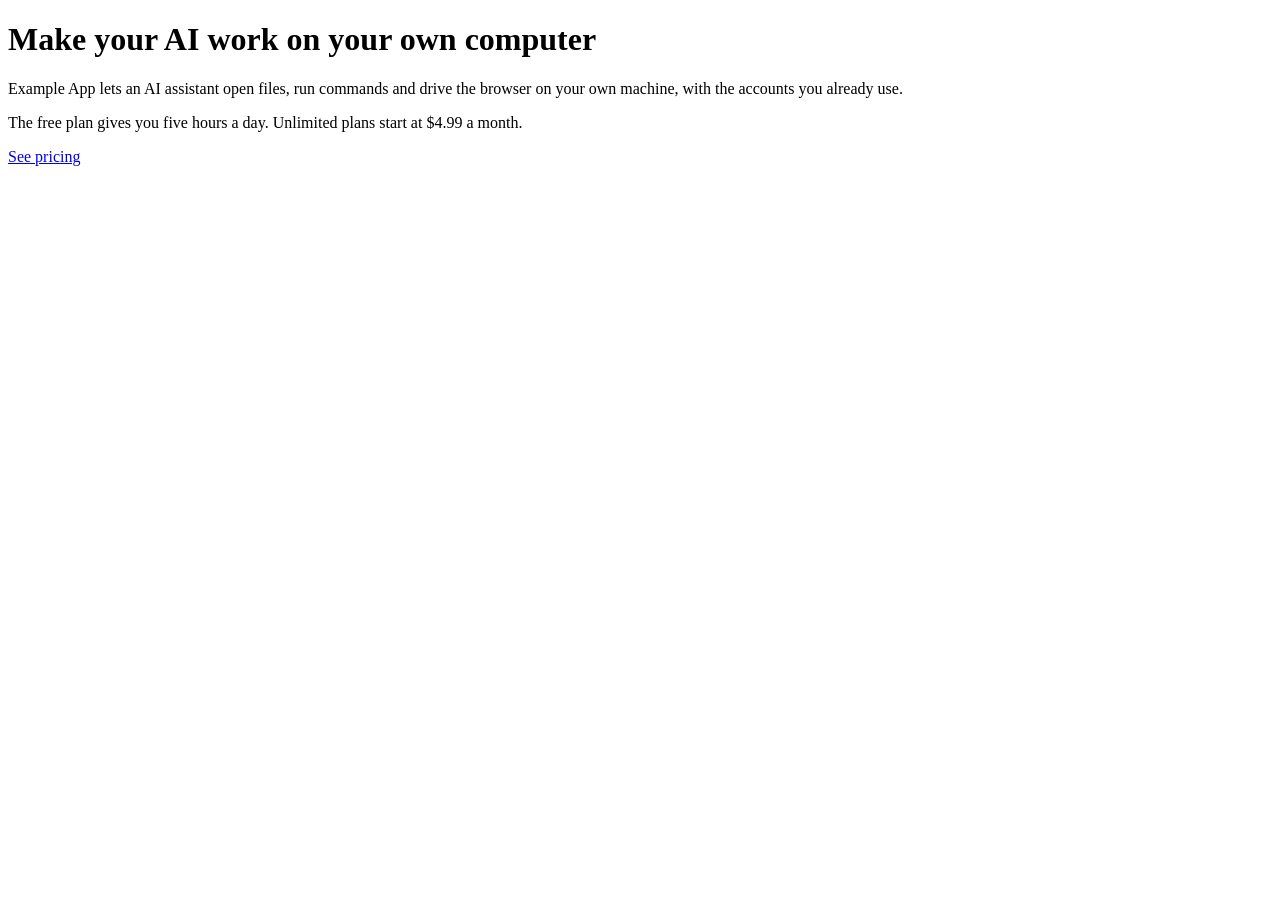
<file: skills/wr-geo/fixtures/bad/index.html>
<!doctype html>
<html lang="en">
<head>
<meta charset="utf-8">
<meta name="viewport" content="width=device-width, initial-scale=1">
<title>Example App &mdash; put your own computer in the AI's hands</title>
<meta name="description" content="Example App lets your AI use your own computer.">
<link rel="canonical" href="https://www.example.com/">
<link rel="alternate" hreflang="en" href="https://www.example.com/">
<link rel="alternate" hreflang="zh-CN" href="https://www.example.cn/">
<link rel="alternate" hreflang="x-default" href="https://www.example.com/">
<meta property="og:type" content="website">
<meta property="og:site_name" content="Example App">
<meta property="og:title" content="Example App &mdash; put your own computer in the AI's hands">
<meta property="og:description" content="Example App lets an AI assistant open files, run commands and drive the browser on your own computer, using the accounts you are already signed in to.">
<meta property="og:url" content="https://www.example.com/">
<meta property="og:image" content="https://www.example.com/og.png">
<meta name="twitter:card" content="summary_large_image">
<script type="application/ld+json">
{
  "@context": "https://schema.org",
  "@graph": [
    {
      "@type": "Organization",
      "name": "Example App",
      "alternateName": "示例",
      "url": "https://www.example.com",
      "logo": "https://www.example.com/og.png",
      "email": "hello@example.com"
    },
    {
      "@type": "WebSite",
      "name": "Example App",
      "url": "https://www.example.com",
      "inLanguage": "en"
    },
    {
      "@type": "SoftwareApplication",
      "name": "Example App",
      "applicationCategory": "UtilitiesApplication",
      "operatingSystem": "Windows 10, Windows 11",
      "description": "An AI assistant that works on your own computer with the accounts you already use.",
      "aggregateRating": { "@type": "AggregateRating", "ratingValue": "4.9", "reviewCount": "12" },
      "offers": [
        { "@type": "Offer", "price": "0", "priceCurrency": "USD" },
        { "@type": "Offer", "price": "4.99", "priceCurrency": "USD" }
      ]
    }
  ]
}
</script>
</head>
<body>
<main>
<h1>Make your AI work on your own computer</h1>
<p>Example App lets an AI assistant open files, run commands and drive the browser on your own machine, with the accounts you already use.</p>
<p>The free plan gives you five hours a day. Unlimited plans start at $4.99 a month.</p>
<p><a href="/pricing">See pricing</a></p>
</main>
</body>
</html>
</file>
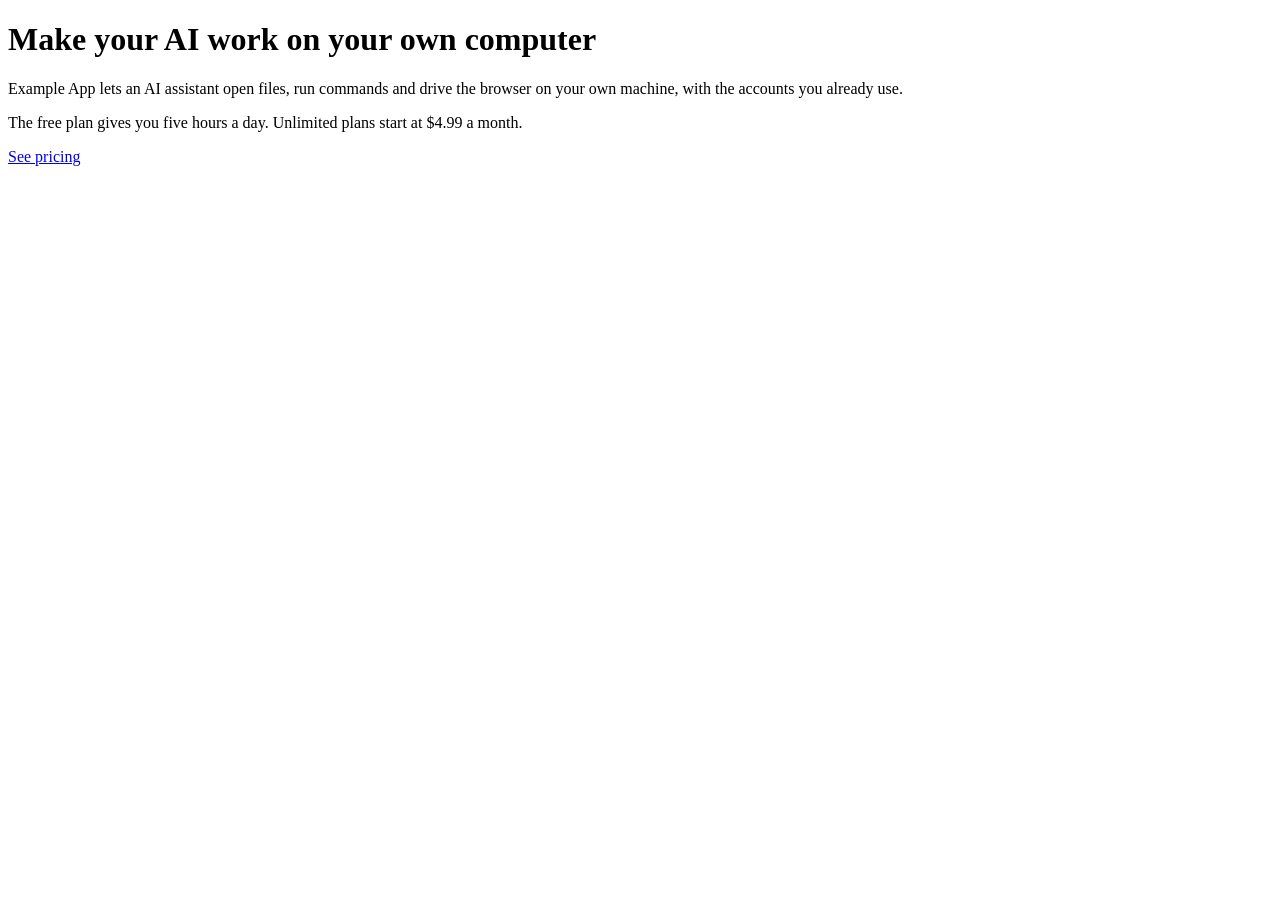
<file: skills/wr-geo/fixtures/good/index.html>
<!doctype html>
<html lang="en">
<head>
<meta charset="utf-8">
<meta name="viewport" content="width=device-width, initial-scale=1">
<title>Example App &mdash; put your own computer in the AI's hands</title>
<meta name="description" content="Example App lets an AI assistant open files, run commands and drive the browser on your own computer, using the accounts you are already signed in to.">
<link rel="canonical" href="https://www.example.com/">
<link rel="alternate" hreflang="en" href="https://www.example.com/">
<link rel="alternate" hreflang="zh-CN" href="https://www.example.cn/">
<link rel="alternate" hreflang="x-default" href="https://www.example.com/">
<meta property="og:type" content="website">
<meta property="og:site_name" content="Example App">
<meta property="og:title" content="Example App &mdash; put your own computer in the AI's hands">
<meta property="og:description" content="Example App lets an AI assistant open files, run commands and drive the browser on your own computer, using the accounts you are already signed in to.">
<meta property="og:url" content="https://www.example.com/">
<meta property="og:image" content="https://www.example.com/og.png">
<meta name="twitter:card" content="summary_large_image">
<script type="application/ld+json">
{
  "@context": "https://schema.org",
  "@graph": [
    {
      "@type": "Organization",
      "name": "Example App",
      "alternateName": "示例",
      "url": "https://www.example.com",
      "logo": "https://www.example.com/og.png",
      "email": "hello@example.com"
    },
    {
      "@type": "WebSite",
      "name": "Example App",
      "url": "https://www.example.com",
      "inLanguage": "en"
    },
    {
      "@type": "SoftwareApplication",
      "name": "Example App",
      "applicationCategory": "UtilitiesApplication",
      "operatingSystem": "Windows 10, Windows 11",
      "description": "An AI assistant that works on your own computer with the accounts you already use.",
      "offers": [
        { "@type": "Offer", "price": "0", "priceCurrency": "USD" },
        { "@type": "Offer", "price": "4.99", "priceCurrency": "USD" }
      ]
    }
  ]
}
</script>
</head>
<body>
<main>
<h1>Make your AI work on your own computer</h1>
<p>Example App lets an AI assistant open files, run commands and drive the browser on your own machine, with the accounts you already use.</p>
<p>The free plan gives you five hours a day. Unlimited plans start at $4.99 a month.</p>
<p><a href="/pricing">See pricing</a></p>
</main>
</body>
</html>
</file>
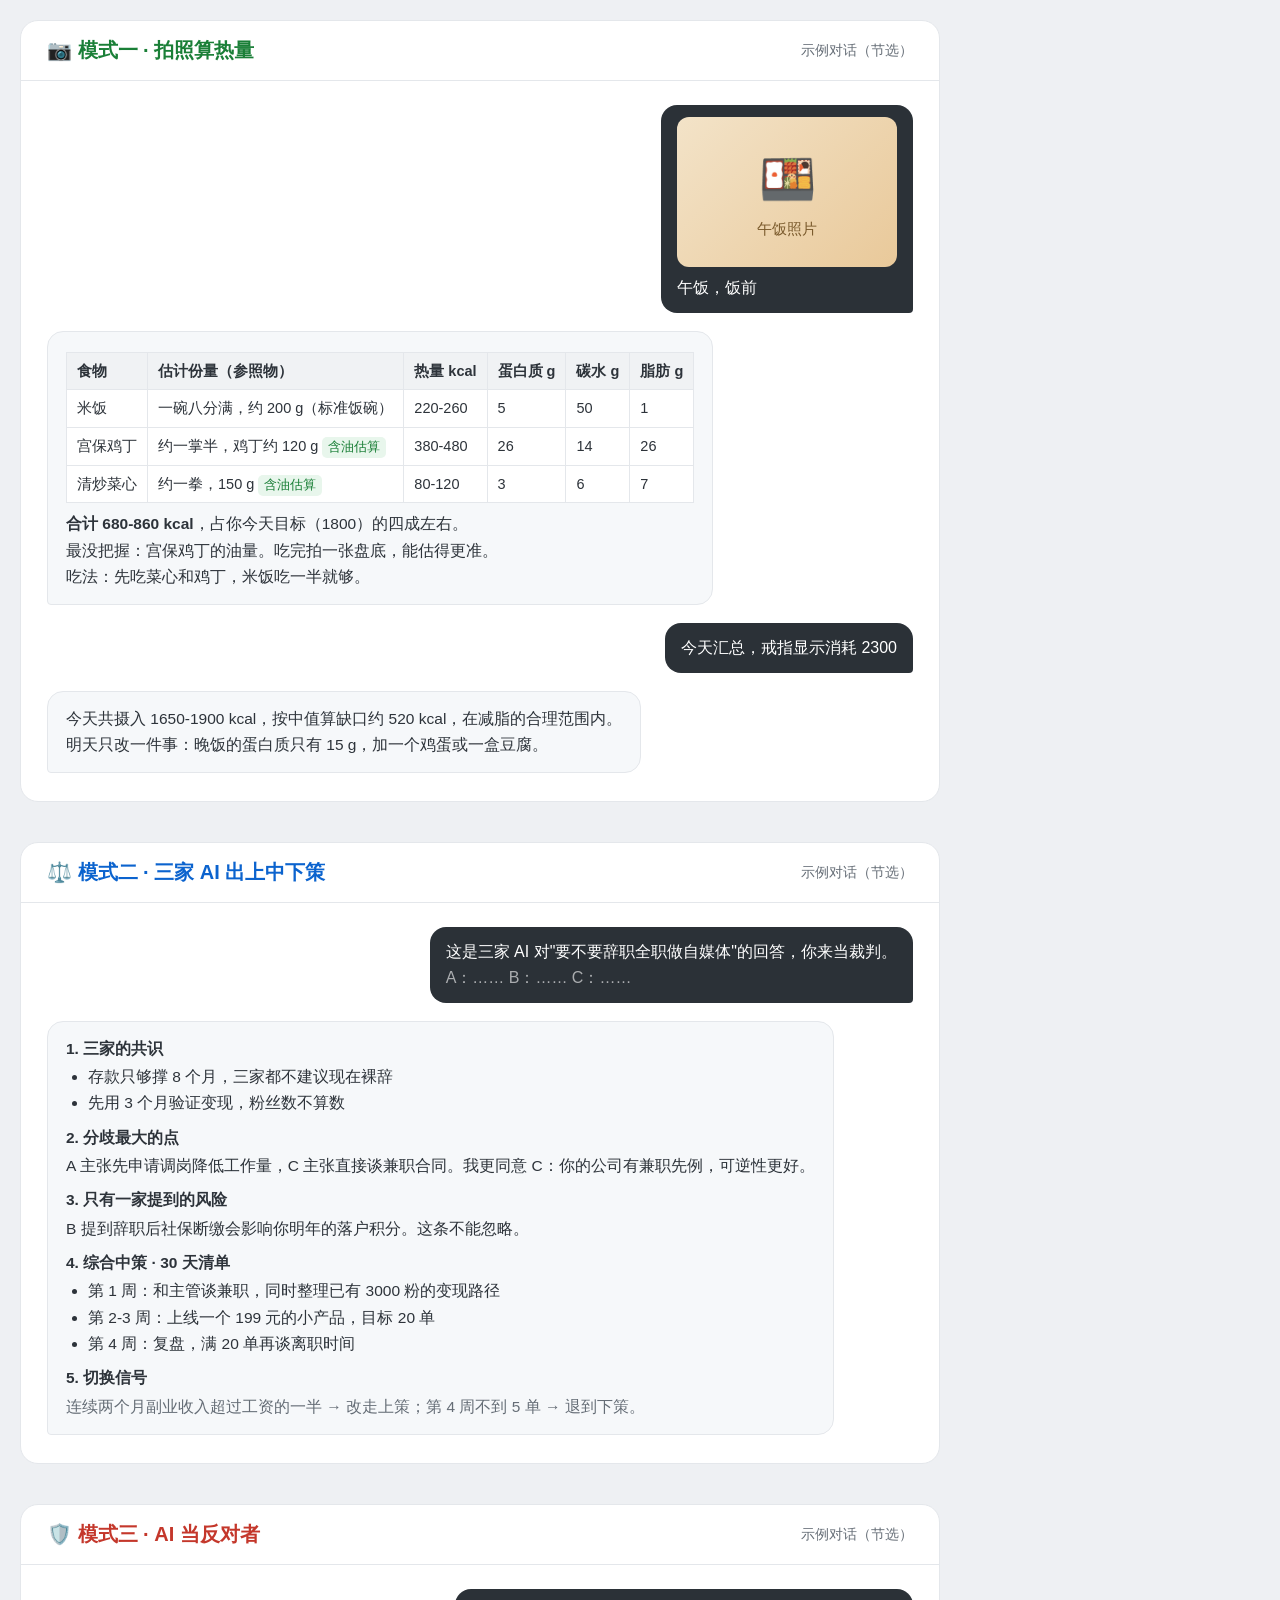
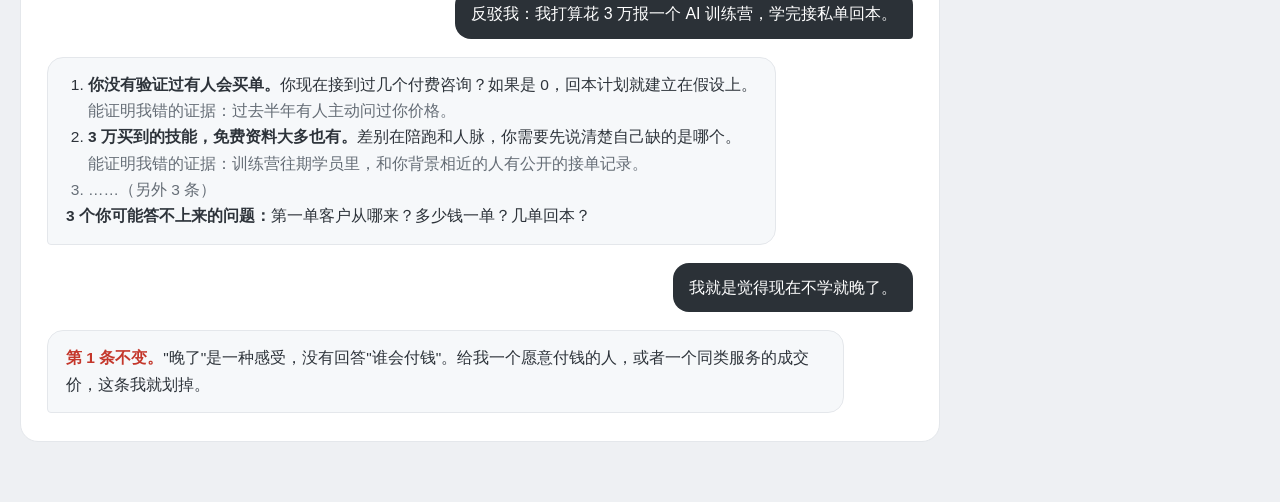
<file: docs/wr-sunkit/src/demos.html>
<!doctype html>
<html lang="zh-CN"><head><meta charset="utf-8"><link rel="stylesheet" href="base.css">
<style>
body { padding: 20px; background: #eef0f3; }
.demo { width: 920px; background: #fff; border: 1px solid var(--line); border-radius: 18px; margin-bottom: 40px; overflow: hidden; }
.bar { display: flex; justify-content: space-between; align-items: center; padding: 16px 26px; border-bottom: 1px solid var(--line); }
.bar b { font-size: 20px; }
.bar span { font-size: 14px; color: var(--muted); }
.g .bar b { color: var(--green); } .b .bar b { color: var(--blue); } .r .bar b { color: var(--red); }
.body { padding: 24px 26px 28px; display: flex; flex-direction: column; gap: 18px; }
.me { align-self: flex-end; max-width: 72%; background: #2b3137; color: #fff; border-radius: 16px 16px 4px 16px; padding: 12px 16px; font-size: 16px; line-height: 1.6; }
.ai { align-self: flex-start; max-width: 92%; background: var(--paper); border: 1px solid var(--line); border-radius: 16px 16px 16px 4px; padding: 14px 18px; font-size: 15.5px; line-height: 1.7; color: #2d333a; }
.ai h4 { font-size: 15.5px; margin: 8px 0 2px; }
.ai h4:first-child { margin-top: 0; }
.ai ol, .ai ul { padding-left: 22px; }
.ai .dim { color: var(--muted); }
.photo { width: 220px; height: 150px; border-radius: 12px; background: linear-gradient(135deg, #f3e3c8, #e9c99a); display: grid; place-items: center; font-size: 15px; color: #7a5a2c; margin-bottom: 8px; }
.photo div { text-align: center; } .photo div span { font-size: 46px; display: block; }
table { border-collapse: collapse; width: 100%; margin: 6px 0 8px; font-size: 14.5px; background: #fff; }
th, td { border: 1px solid var(--line); padding: 6px 10px; text-align: left; }
th { background: #f0f2f4; font-weight: 700; }
td.n { white-space: nowrap; }
.tag { display: inline-block; font-size: 12.5px; color: var(--green); background: var(--green-bg); border-radius: 5px; padding: 0 6px; margin-left: 4px; }
.x { color: #8c959f; text-decoration: line-through; }
.hold { color: var(--red); font-weight: 700; }
.ok { color: var(--green); font-weight: 700; }
</style></head><body>

<!-- 1 热量 -->
<div class="demo g" id="demo-calorie">
  <div class="bar"><b>📷 模式一 · 拍照算热量</b><span>示例对话（节选）</span></div>
  <div class="body">
    <div class="me"><div class="photo"><div><span>🍱</span>午饭照片</div></div>午饭，饭前</div>
    <div class="ai">
      <table>
        <tr><th>食物</th><th>估计份量（参照物）</th><th>热量 kcal</th><th>蛋白质 g</th><th>碳水 g</th><th>脂肪 g</th></tr>
        <tr><td>米饭</td><td>一碗八分满，约 200 g（标准饭碗）</td><td class="n">220-260</td><td>5</td><td>50</td><td>1</td></tr>
        <tr><td>宫保鸡丁</td><td>约一掌半，鸡丁约 120 g<span class="tag">含油估算</span></td><td class="n">380-480</td><td>26</td><td>14</td><td>26</td></tr>
        <tr><td>清炒菜心</td><td>约一拳，150 g<span class="tag">含油估算</span></td><td class="n">80-120</td><td>3</td><td>6</td><td>7</td></tr>
      </table>
      <b>合计 680-860 kcal</b>，占你今天目标（1800）的四成左右。<br>
      最没把握：宫保鸡丁的油量。吃完拍一张盘底，能估得更准。<br>
      吃法：先吃菜心和鸡丁，米饭吃一半就够。
    </div>
    <div class="me">今天汇总，戒指显示消耗 2300</div>
    <div class="ai">今天共摄入 1650-1900 kcal，按中值算缺口约 520 kcal，在减脂的合理范围内。<br>明天只改一件事：晚饭的蛋白质只有 15 g，加一个鸡蛋或一盒豆腐。</div>
  </div>
</div>

<!-- 2 三策 -->
<div class="demo b" id="demo-sance">
  <div class="bar"><b>⚖️ 模式二 · 三家 AI 出上中下策</b><span>示例对话（节选）</span></div>
  <div class="body">
    <div class="me">这是三家 AI 对"要不要辞职全职做自媒体"的回答，你来当裁判。<br><span style="opacity:.6">A：…… B：…… C：……</span></div>
    <div class="ai">
      <h4>1. 三家的共识</h4>
      <ul><li>存款只够撑 8 个月，三家都不建议现在裸辞</li><li>先用 3 个月验证变现，粉丝数不算数</li></ul>
      <h4>2. 分歧最大的点</h4>
      A 主张先申请调岗降低工作量，C 主张直接谈兼职合同。我更同意 C：你的公司有兼职先例，可逆性更好。
      <h4>3. 只有一家提到的风险</h4>
      B 提到辞职后社保断缴会影响你明年的落户积分。这条不能忽略。
      <h4>4. 综合中策 · 30 天清单</h4>
      <ul><li>第 1 周：和主管谈兼职，同时整理已有 3000 粉的变现路径</li><li>第 2-3 周：上线一个 199 元的小产品，目标 20 单</li><li>第 4 周：复盘，满 20 单再谈离职时间</li></ul>
      <h4>5. 切换信号</h4>
      <span class="dim">连续两个月副业收入超过工资的一半 → 改走上策；第 4 周不到 5 单 → 退到下策。</span>
    </div>
  </div>
</div>

<!-- 3 反对者 -->
<div class="demo r" id="demo-opp">
  <div class="bar"><b>🛡️ 模式三 · AI 当反对者</b><span>示例对话（节选）</span></div>
  <div class="body">
    <div class="me">反驳我：我打算花 3 万报一个 AI 训练营，学完接私单回本。</div>
    <div class="ai">
      <ol>
        <li><b>你没有验证过有人会买单。</b>你现在接到过几个付费咨询？如果是 0，回本计划就建立在假设上。<br><span class="dim">能证明我错的证据：过去半年有人主动问过你价格。</span></li>
        <li><b>3 万买到的技能，免费资料大多也有。</b>差别在陪跑和人脉，你需要先说清楚自己缺的是哪个。<br><span class="dim">能证明我错的证据：训练营往期学员里，和你背景相近的人有公开的接单记录。</span></li>
        <li class="dim">……（另外 3 条）</li>
      </ol>
      <b>3 个你可能答不上来的问题：</b>第一单客户从哪来？多少钱一单？几单回本？
    </div>
    <div class="me">我就是觉得现在不学就晚了。</div>
    <div class="ai"><span class="hold">第 1 条不变。</span>"晚了"是一种感受，没有回答"谁会付钱"。给我一个愿意付钱的人，或者一个同类服务的成交价，这条我就划掉。</div>
  </div>
</div>

</body></html>
</file>
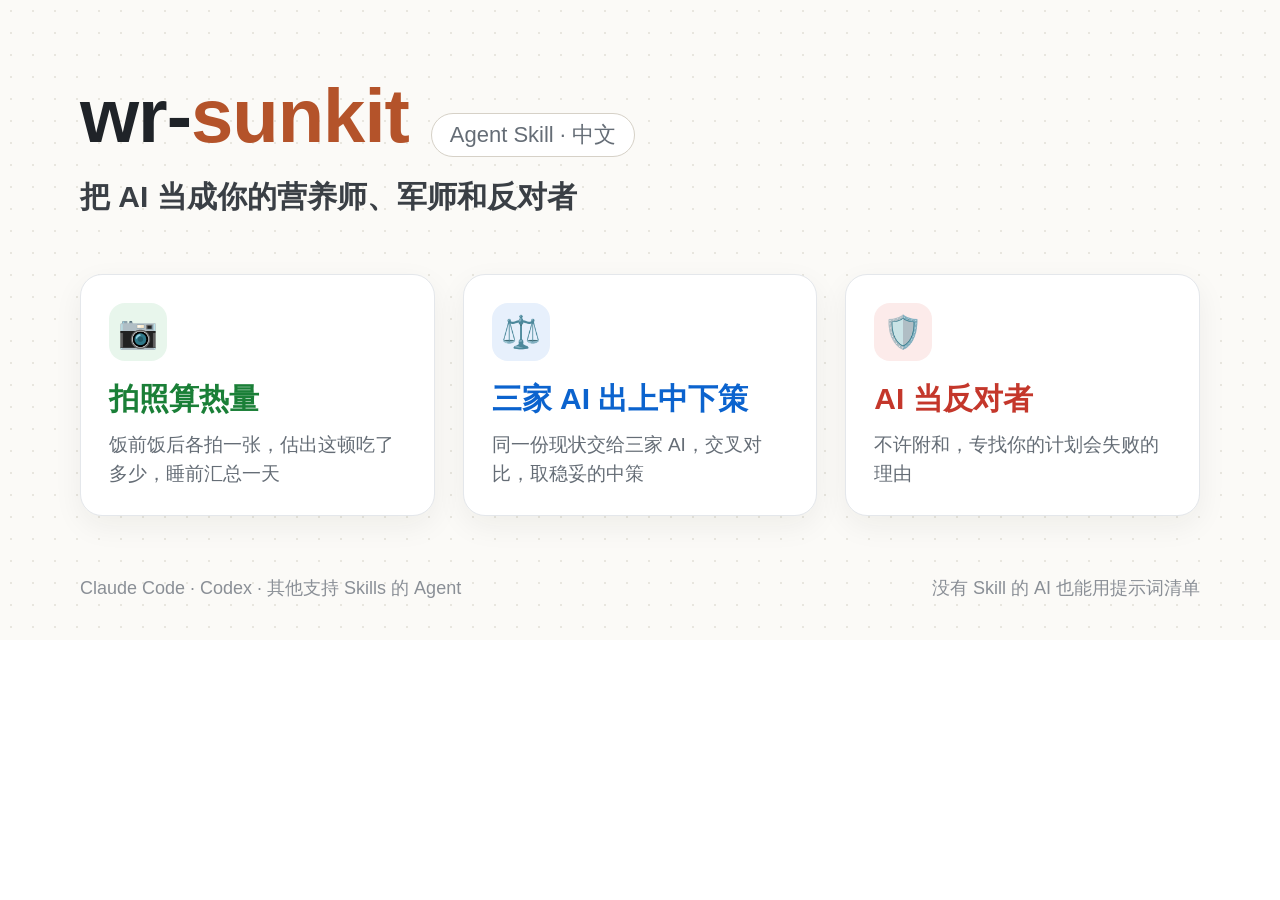
<file: docs/wr-sunkit/src/hero.html>
<!doctype html>
<html lang="zh-CN"><head><meta charset="utf-8"><link rel="stylesheet" href="base.css">
<style>
#card { width: 1280px; height: 640px; background: #fbfaf7; padding: 72px 80px; }
.dots { position: absolute; inset: 0; background-image: radial-gradient(#d9d5cc 1px, transparent 1px); background-size: 22px 22px; opacity: .55; }
.top { position: relative; display: flex; align-items: baseline; gap: 22px; }
h1 { font-size: 76px; font-weight: 800; letter-spacing: -1px; }
h1 span { color: #b4532a; }
.tag { font-size: 22px; color: var(--muted); border: 1.5px solid #d6d1c7; border-radius: 999px; padding: 6px 18px; background: #fff; }
.sub { position: relative; margin-top: 18px; font-size: 30px; font-weight: 600; color: #3a3f45; }
.cards { position: relative; margin-top: 56px; display: grid; grid-template-columns: repeat(3, 1fr); gap: 28px; }
.c { background: #fff; border: 1.5px solid var(--line); border-radius: 22px; padding: 28px 28px 26px; box-shadow: 0 10px 30px rgba(40,30,10,.06); }
.c .icon { width: 58px; height: 58px; border-radius: 16px; display: grid; place-items: center; font-size: 32px; }
.c h2 { margin-top: 18px; font-size: 30px; font-weight: 800; }
.c p { margin-top: 10px; font-size: 19px; line-height: 1.55; color: var(--muted); }
.g .icon { background: var(--green-bg); } .g h2 { color: var(--green); }
.b .icon { background: var(--blue-bg); } .b h2 { color: var(--blue); }
.r .icon { background: var(--red-bg); } .r h2 { color: var(--red); }
.foot { position: absolute; left: 80px; right: 80px; bottom: 40px; display: flex; justify-content: space-between; font-size: 18px; color: #8a8f96; }
</style></head><body>
<div id="card">
  <div class="dots"></div>
  <div class="top"><h1>wr-<span>sunkit</span></h1><div class="tag">Agent Skill · 中文</div></div>
  <div class="sub">把 AI 当成你的营养师、军师和反对者</div>
  <div class="cards">
    <div class="c g"><div class="icon">📷</div><h2>拍照算热量</h2><p>饭前饭后各拍一张，估出这顿吃了多少，睡前汇总一天</p></div>
    <div class="c b"><div class="icon">⚖️</div><h2>三家 AI 出上中下策</h2><p>同一份现状交给三家 AI，交叉对比，取稳妥的中策</p></div>
    <div class="c r"><div class="icon">🛡️</div><h2>AI 当反对者</h2><p>不许附和，专找你的计划会失败的理由</p></div>
  </div>
  <div class="foot"><span>Claude Code · Codex · 其他支持 Skills 的 Agent</span><span>没有 Skill 的 AI 也能用提示词清单</span></div>
</div>
</body></html>
</file>
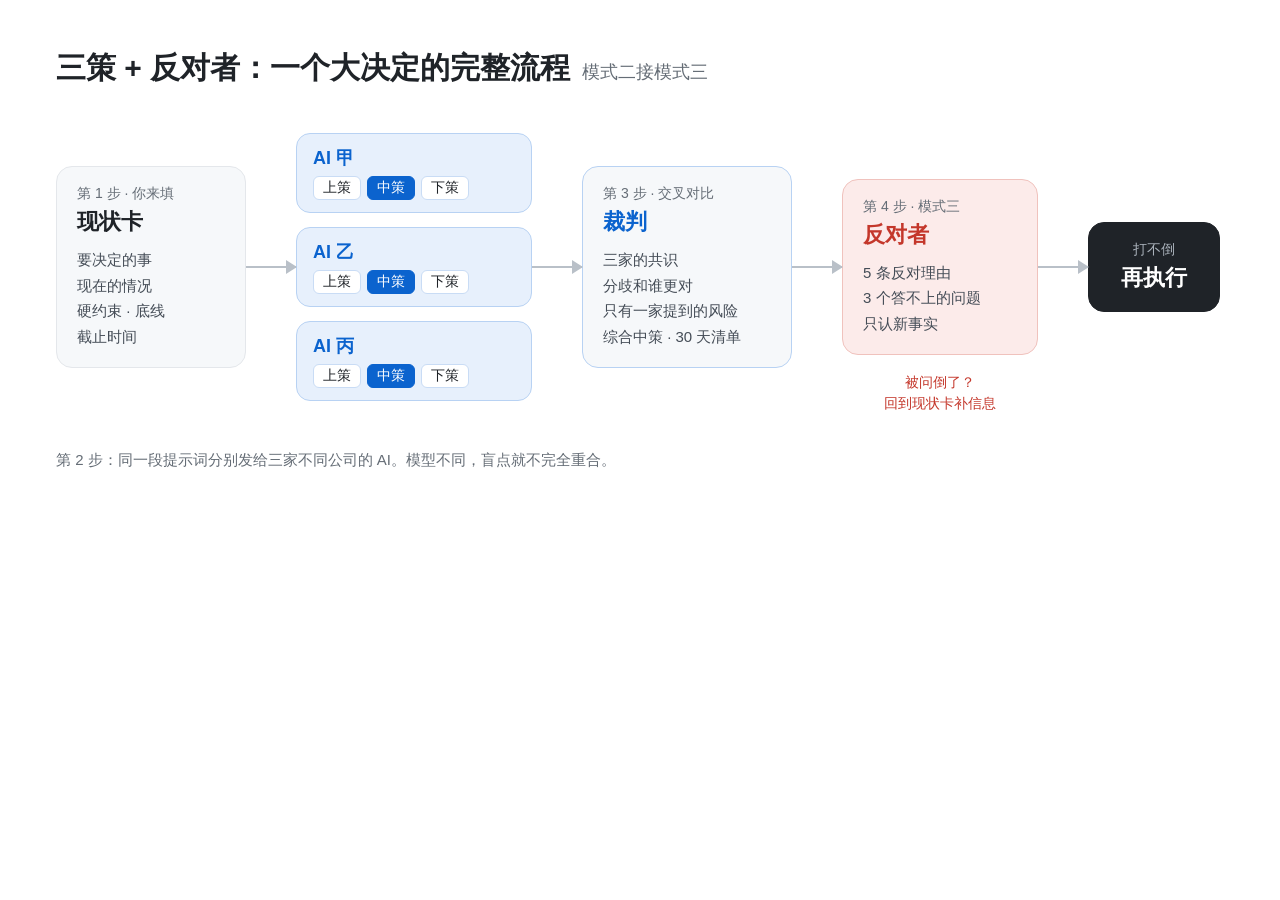
<file: docs/wr-sunkit/src/workflow.html>
<!doctype html>
<html lang="zh-CN"><head><meta charset="utf-8"><link rel="stylesheet" href="base.css">
<style>
#card { width: 1280px; height: 500px; background: #fff; padding: 48px 56px; }
h1 { font-size: 30px; font-weight: 800; }
h1 small { font-size: 18px; font-weight: 400; color: var(--muted); margin-left: 12px; }
.row { margin-top: 44px; display: flex; align-items: center; gap: 0; }
.box { border: 1.5px solid var(--line); border-radius: 16px; background: var(--paper); padding: 18px 20px; }
.box .k { font-size: 14px; color: var(--muted); }
.box .t { margin-top: 4px; font-size: 22px; font-weight: 800; }
.box ul { margin-top: 10px; list-style: none; font-size: 15px; line-height: 1.7; color: #444c56; }
.arrow { width: 50px; flex: none; position: relative; height: 2px; background: #b9c0c8; }
.arrow::after { content: ""; position: absolute; right: -1px; top: -6px; border-left: 11px solid #b9c0c8; border-top: 7px solid transparent; border-bottom: 7px solid transparent; }
.s1 { width: 190px; }
.ais { display: flex; flex-direction: column; gap: 14px; }
.ai { width: 236px; border: 1.5px solid #b8d2f3; background: var(--blue-bg); border-radius: 14px; padding: 12px 16px; }
.ai b { font-size: 18px; color: var(--blue); }
.ai .p { margin-top: 6px; display: flex; gap: 6px; }
.ai .p span { font-size: 14px; border-radius: 6px; padding: 2px 9px; background: #fff; border: 1px solid #c9dcf5; }
.ai .p span.mid { background: var(--blue); color: #fff; border-color: var(--blue); }
.judge { width: 210px; border-color: #b8d2f3; }
.judge .t { color: var(--blue); }
.opp { width: 196px; border-color: #f0c2bd; background: var(--red-bg); }
.opp .t { color: var(--red); }
.go { width: 132px; text-align: center; background: var(--ink); border-color: var(--ink); color: #fff; }
.go .k { color: #aab2bb; }
.loop { position: absolute; left: 850px; top: 372px; width: 180px; font-size: 14px; color: var(--red); text-align: center; line-height: 1.5; }
.note { position: absolute; left: 56px; bottom: 30px; font-size: 15px; color: var(--muted); }
</style></head><body>
<div id="card">
  <h1>三策 + 反对者：一个大决定的完整流程<small>模式二接模式三</small></h1>
  <div class="row">
    <div class="box s1"><div class="k">第 1 步 · 你来填</div><div class="t">现状卡</div>
      <ul><li>要决定的事</li><li>现在的情况</li><li>硬约束 · 底线</li><li>截止时间</li></ul></div>
    <div class="arrow"></div>
    <div class="ais">
      <div class="ai"><b>AI 甲</b><div class="p"><span>上策</span><span class="mid">中策</span><span>下策</span></div></div>
      <div class="ai"><b>AI 乙</b><div class="p"><span>上策</span><span class="mid">中策</span><span>下策</span></div></div>
      <div class="ai"><b>AI 丙</b><div class="p"><span>上策</span><span class="mid">中策</span><span>下策</span></div></div>
    </div>
    <div class="arrow"></div>
    <div class="box judge"><div class="k">第 3 步 · 交叉对比</div><div class="t">裁判</div>
      <ul><li>三家的共识</li><li>分歧和谁更对</li><li>只有一家提到的风险</li><li>综合中策 · 30 天清单</li></ul></div>
    <div class="arrow"></div>
    <div class="box opp"><div class="k">第 4 步 · 模式三</div><div class="t">反对者</div>
      <ul><li>5 条反对理由</li><li>3 个答不上的问题</li><li>只认新事实</li></ul></div>
    <div class="arrow"></div>
    <div class="box go"><div class="k">打不倒</div><div class="t">再执行</div></div>
  </div>
  <div class="loop">被问倒了？<br>回到现状卡补信息</div>
  <div class="note">第 2 步：同一段提示词分别发给三家不同公司的 AI。模型不同，盲点就不完全重合。</div>
</div>
</body></html>
</file>
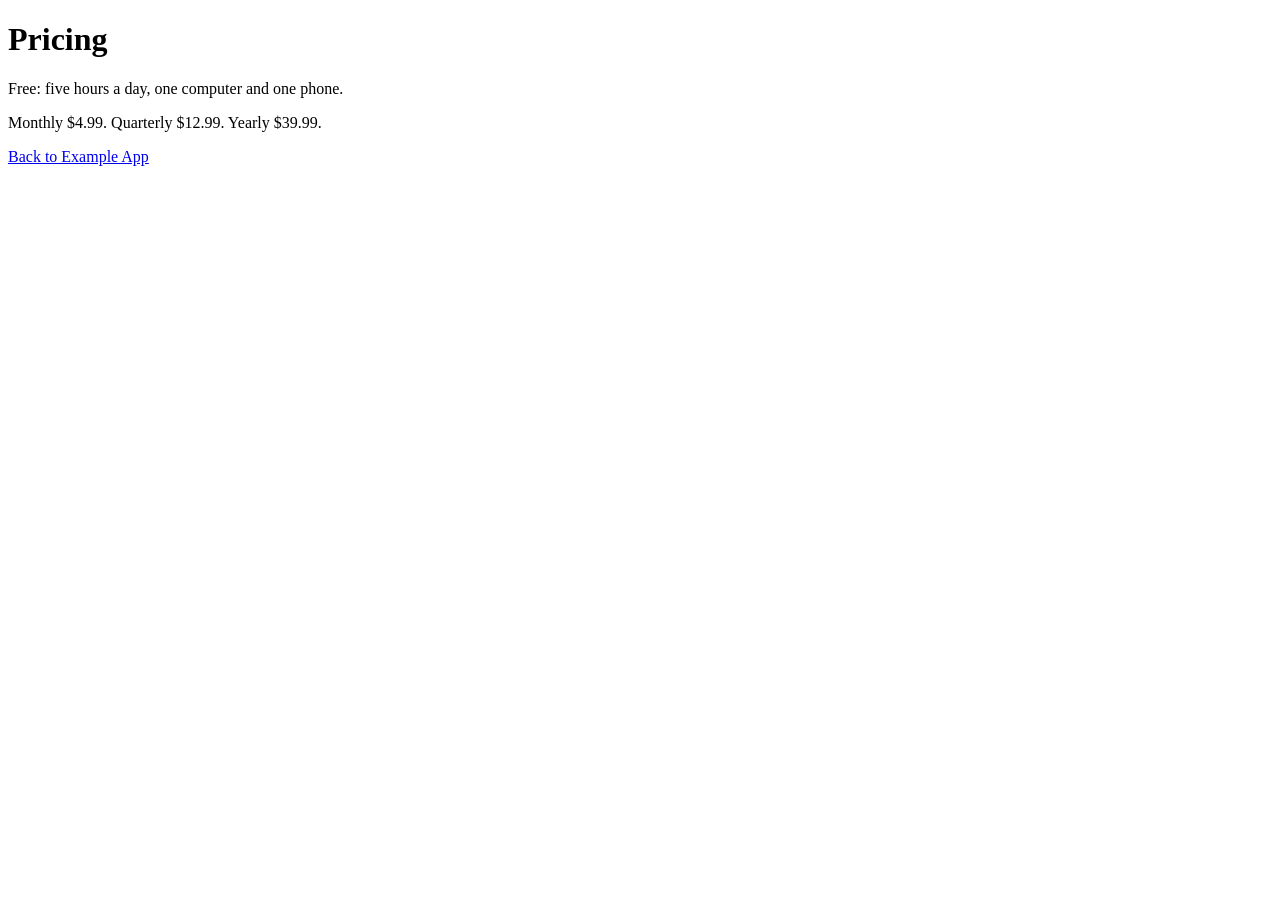
<file: skills/wr-geo/fixtures/bad/pricing.html>
<!doctype html>
<html lang="en">
<head>
<meta charset="utf-8">
<meta name="viewport" content="width=device-width, initial-scale=1">
<title>Pricing &mdash; Example App</title>
<meta name="description" content="Example App is free for five hours a day. Unlimited plans start at $4.99 a month, $12.99 a quarter or $39.99 a year, and you can change plan inside the app.">
<meta property="og:type" content="website">
<meta property="og:site_name" content="Example App">
<meta property="og:title" content="Pricing &mdash; Example App">
<meta property="og:description" content="Example App is free for five hours a day. Unlimited plans start at $4.99 a month, $12.99 a quarter or $39.99 a year, and you can change plan inside the app.">
<meta property="og:url" content="https://www.example.com/pricing">
<meta property="og:image" content="https://www.example.com/og.png">
<meta name="twitter:card" content="summary_large_image">
</head>
<body>
<main>
<h1>Pricing</h1>
<p>Free: five hours a day, one computer and one phone.</p>
<p>Monthly $4.99. Quarterly $12.99. Yearly $39.99.</p>
<p><a href="/">Back to Example App</a></p>
</main>
</body>
</html>
</file>
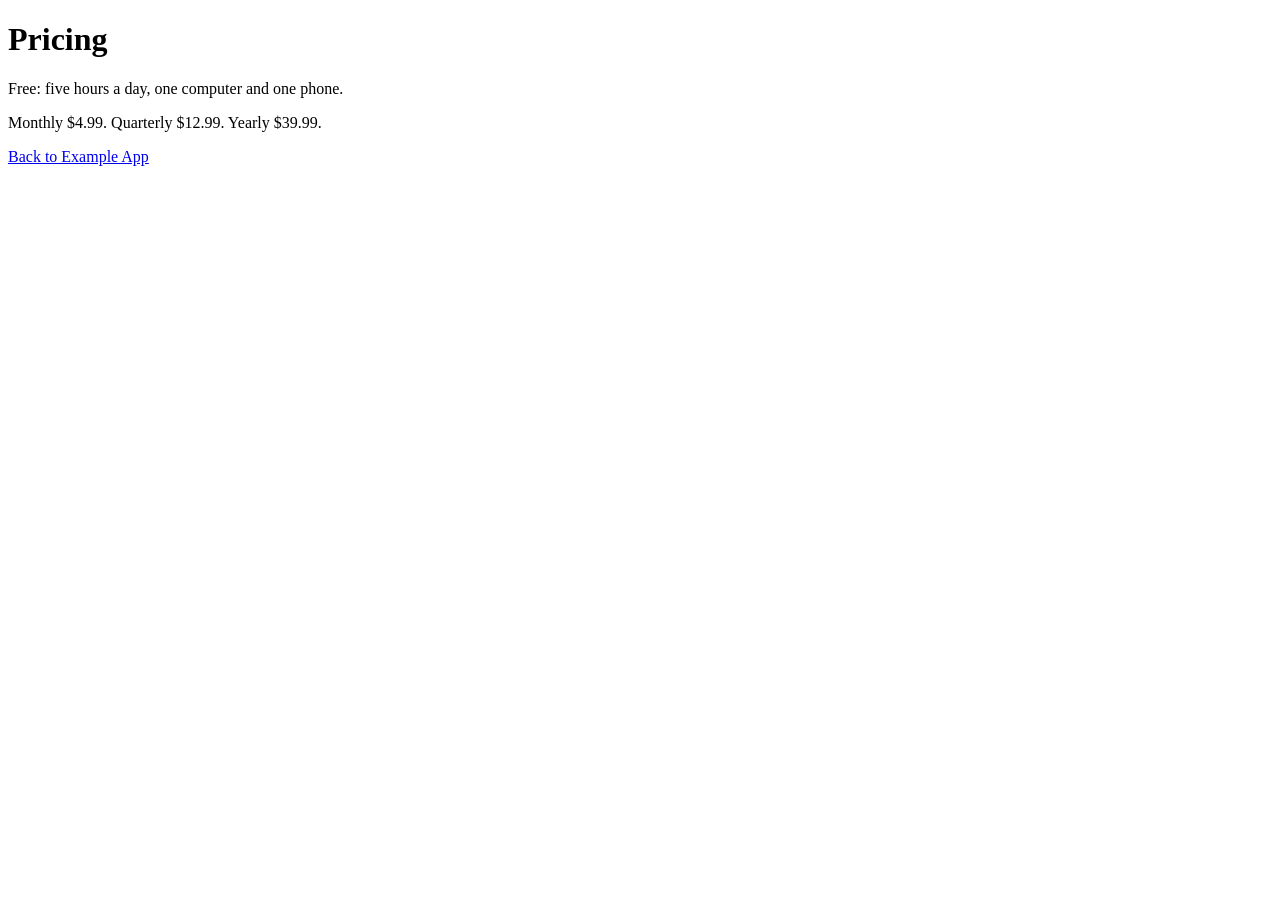
<file: skills/wr-geo/fixtures/good/pricing.html>
<!doctype html>
<html lang="en">
<head>
<meta charset="utf-8">
<meta name="viewport" content="width=device-width, initial-scale=1">
<title>Pricing &mdash; Example App</title>
<meta name="description" content="Example App is free for five hours a day. Unlimited plans start at $4.99 a month, $12.99 a quarter or $39.99 a year, and you can change plan inside the app.">
<link rel="canonical" href="https://www.example.com/pricing">
<meta property="og:type" content="website">
<meta property="og:site_name" content="Example App">
<meta property="og:title" content="Pricing &mdash; Example App">
<meta property="og:description" content="Example App is free for five hours a day. Unlimited plans start at $4.99 a month, $12.99 a quarter or $39.99 a year, and you can change plan inside the app.">
<meta property="og:url" content="https://www.example.com/pricing">
<meta property="og:image" content="https://www.example.com/og.png">
<meta name="twitter:card" content="summary_large_image">
</head>
<body>
<main>
<h1>Pricing</h1>
<p>Free: five hours a day, one computer and one phone.</p>
<p>Monthly $4.99. Quarterly $12.99. Yearly $39.99.</p>
<p><a href="/">Back to Example App</a></p>
</main>
</body>
</html>
</file>
<file: docs/wr-sunkit/src/base.css>
* { box-sizing: border-box; margin: 0; padding: 0; }
body {
  font-family: "Microsoft YaHei UI", "Microsoft YaHei", "PingFang SC", "Noto Sans SC", sans-serif;
  background: #ffffff;
  color: #1f2328;
  -webkit-font-smoothing: antialiased;
}
:root {
  --ink: #1f2328;
  --muted: #656d76;
  --line: #e4e7eb;
  --paper: #f6f8fa;
  --green: #1a7f37;
  --green-bg: #e8f6ec;
  --blue: #0b63ce;
  --blue-bg: #e7f0fc;
  --red: #c4372b;
  --red-bg: #fcebea;
}
#card { position: relative; overflow: hidden; }
.mono { font-family: "Cascadia Code", Consolas, monospace; }
</file>
